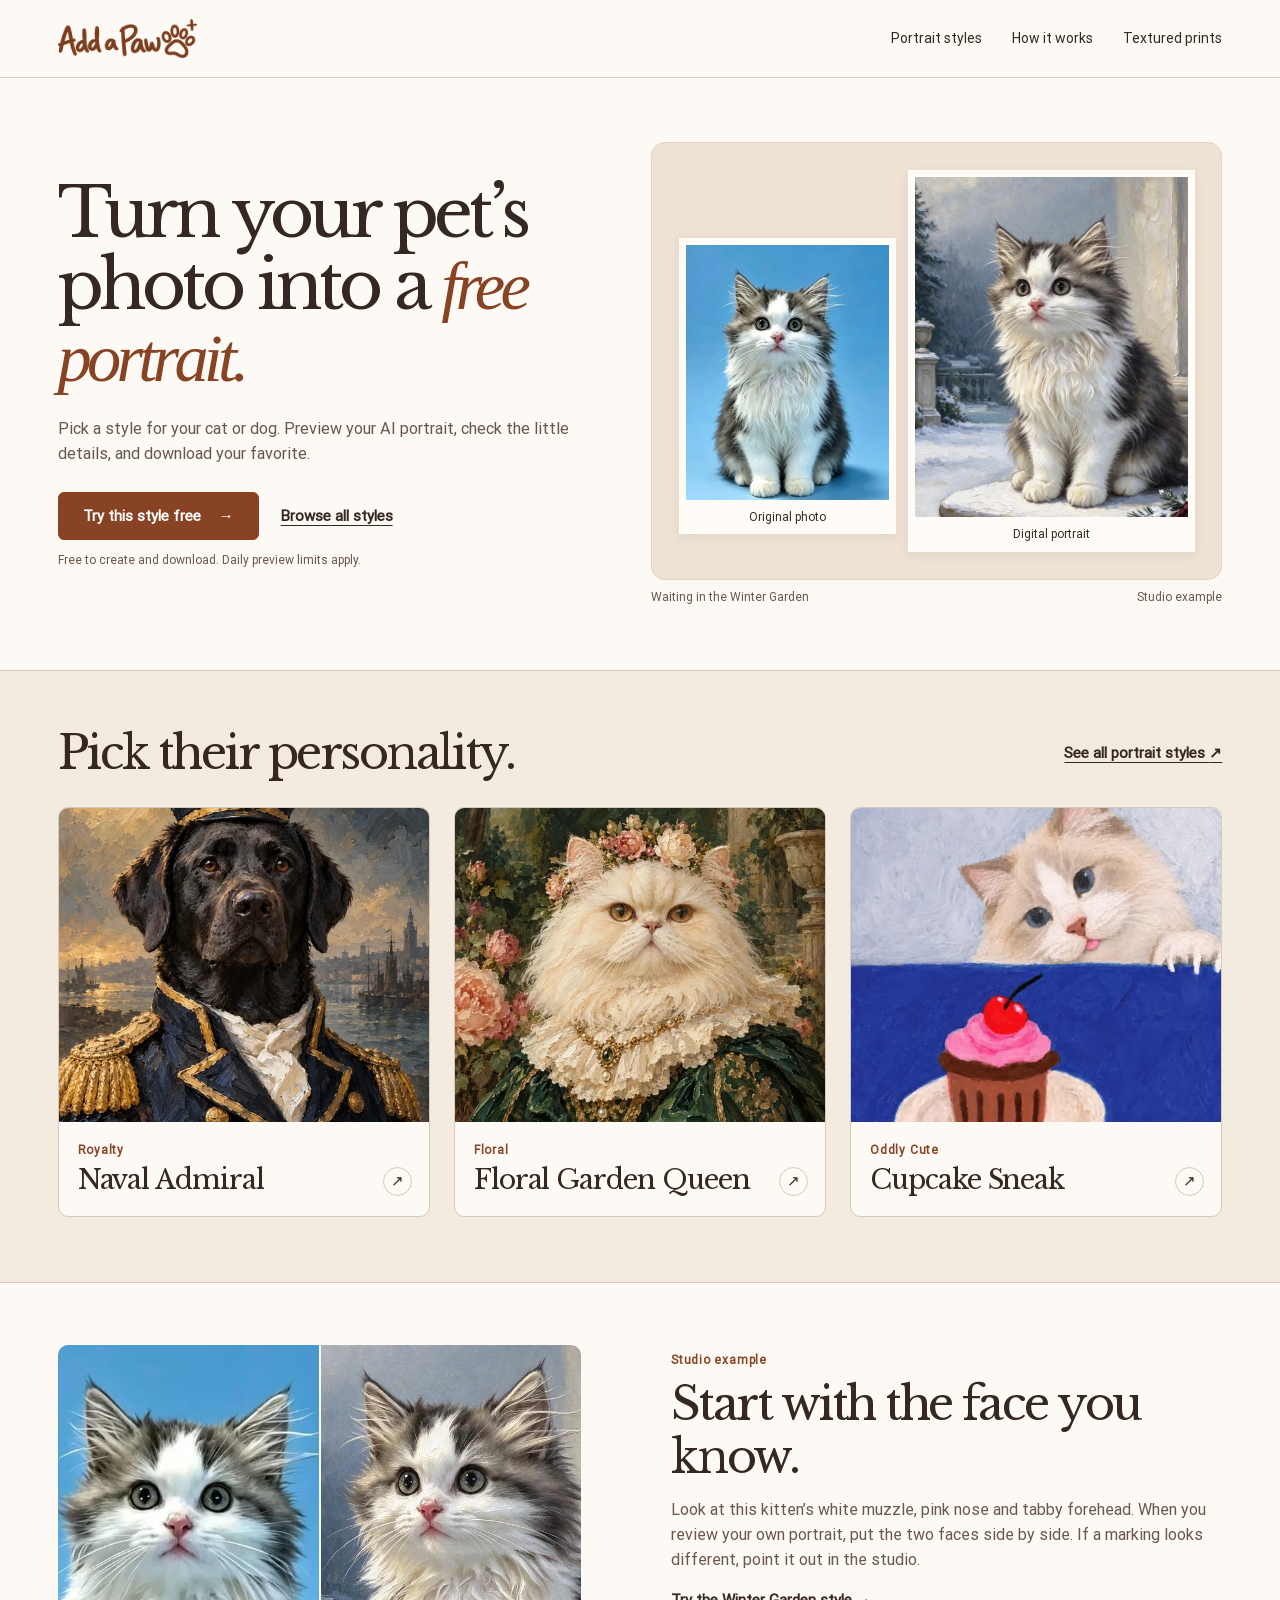
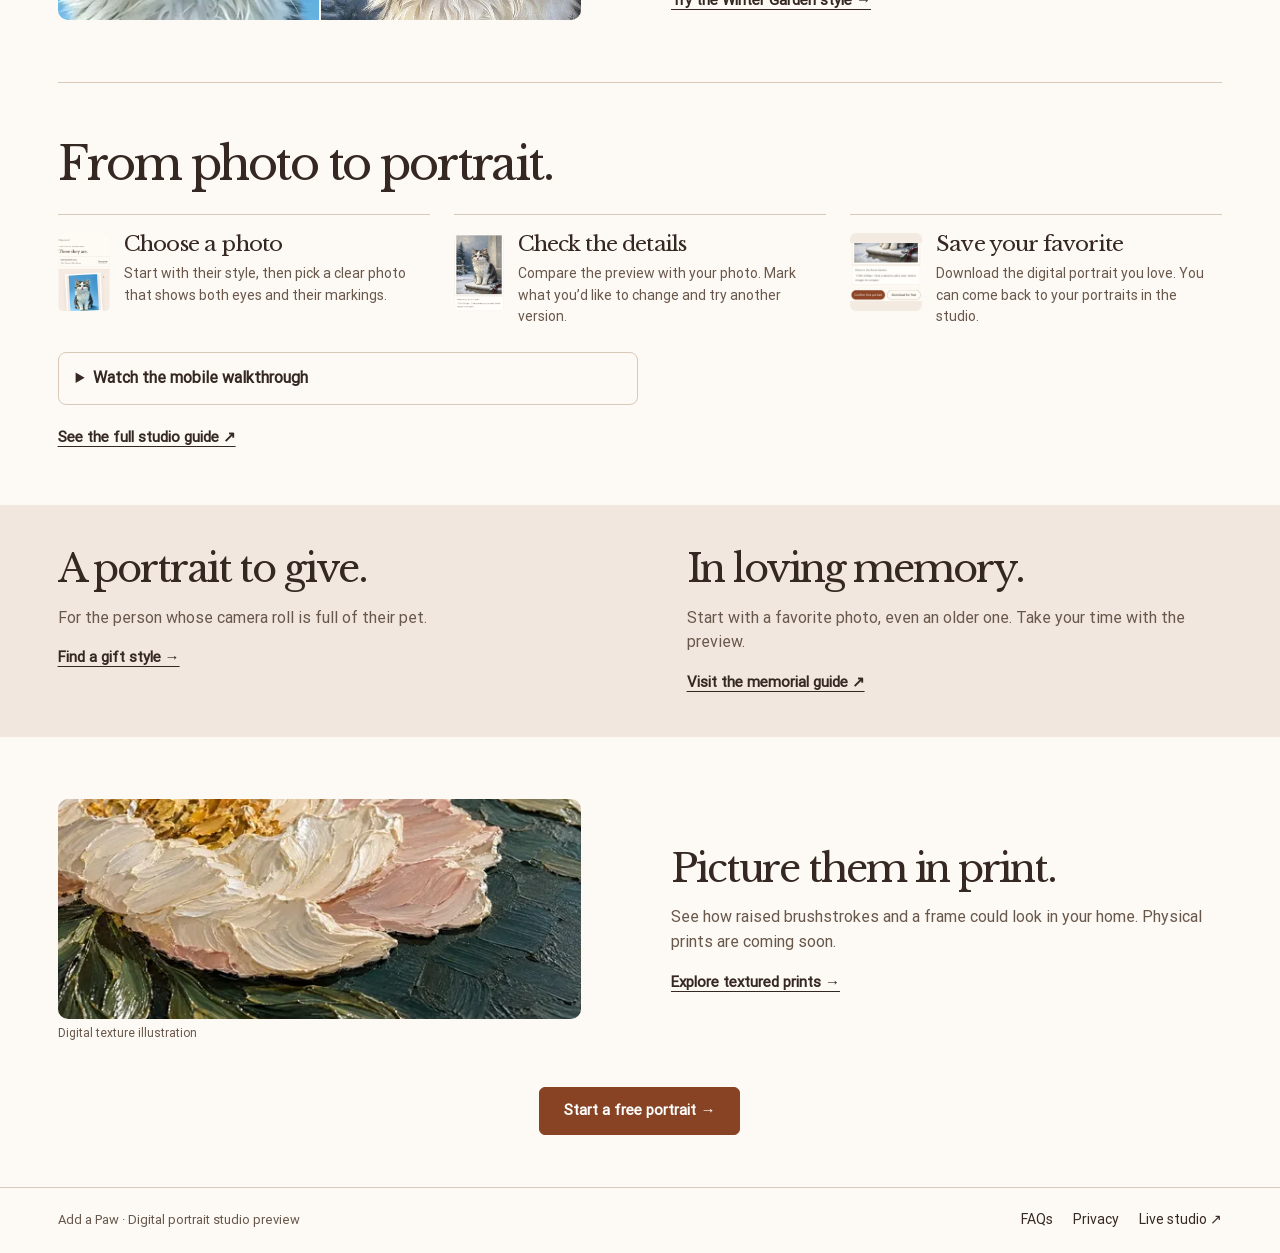
<file: prototype/index.html>
<!doctype html>
<html lang="en">
<head>
  <meta charset="utf-8">
  <meta name="viewport" content="width=device-width, initial-scale=1">
  <meta name="robots" content="noindex,nofollow">
  <meta name="description" content="Choose a look for your cat or dog, check their familiar features, and try a free digital pet portrait with Add a Paw.">
  <title>Free digital pet portraits · Add a Paw</title>
  <link rel="stylesheet" href="site.css">
  <link rel="preload" as="image" href="assets/kitten-portrait.webp">
</head>
<body>
<a class="skip" href="#main">Skip to content</a>
<header class="top"><div class="wrap nav">
  <a class="brand" href="index.html" aria-label="Add a Paw home"><img src="assets/wordmark.webp" alt="Add a Paw"></a>
  <nav aria-label="Main"><a href="#styles">Portrait styles</a><a class="wide" href="#how">How it works</a><a href="craft.html">Textured prints</a></nav>
</div></header>
<main id="main">
  <section class="wrap hero" aria-labelledby="hero-title">
    <div class="headline">
      <h1 id="hero-title">Turn your pet’s photo into a <em>free portrait.</em></h1>
      <p class="intro">Pick a style for your cat or dog. Preview your AI portrait, check the little details, and download your favorite.</p>
    </div>
    <figure class="hero-story">
      <div class="pair">
        <figure class="source-card"><img src="assets/kitten-photo.webp" width="640" height="800" alt="Gray and white kitten with a white stripe above its pink nose"><figcaption>Original photo</figcaption></figure>
        <figure class="art-card"><img src="assets/kitten-portrait.webp" width="640" height="800" fetchpriority="high" alt="Generated Winter Garden portrait showing the same kitten’s white muzzle and striped forehead"><figcaption>Digital portrait</figcaption></figure>
      </div>
      <figcaption class="pair-note">Waiting in the Winter Garden <span>Studio example</span></figcaption>
    </figure>
    <div class="hero-actions">
      <div class="actions"><a class="btn" data-entry="hero" href="studio.html?intent=free&amp;style=classical-festive-winter-snow">Try this style free <span aria-hidden="true">→</span></a><a class="textlink" href="styles.html">Browse all styles</a></div>
      <p class="fine">Free to create and download. Daily preview limits apply.</p>
    </div>
  </section>
  <section id="styles" class="style-section"><div class="wrap">
    <div class="section-head"><h2>Pick their personality.</h2><a class="textlink" href="styles.html">See all portrait styles <span aria-hidden="true">↗</span></a></div>
    <div class="cards">
      <a class="style-card" data-entry="style-card" href="studio.html?intent=free&amp;style=F05"><img src="assets/naval-admiral.webp" loading="lazy" alt="A dog in a navy admiral’s uniform with gold braid" width="540" height="720"><div><small>Royalty</small><h3>Naval Admiral</h3><span class="go" aria-hidden="true">↗</span></div></a>
      <a class="style-card" data-entry="style-card" href="studio.html?intent=free&amp;style=F08"><img src="assets/floral-garden-queen.webp" loading="lazy" alt="A pet in a floral garden portrait with an ornate flower crown" width="540" height="720"><div><small>Floral</small><h3>Floral Garden Queen</h3><span class="go" aria-hidden="true">↗</span></div></a>
      <a class="style-card" data-entry="style-card" href="studio.html?intent=free&amp;style=oddly-cute-cupcake-sneak"><img src="assets/cupcake-sneak.webp" loading="lazy" alt="A playful illustrated portrait of a pet with a cupcake" width="514" height="720"><div><small>Oddly Cute</small><h3>Cupcake Sneak</h3><span class="go" aria-hidden="true">↗</span></div></a>
    </div>
  </div></section>
  <section class="wrap detail-section" aria-labelledby="details-heading">
    <div class="face-pair" aria-label="Studio example, enlarged detail">
      <img loading="lazy" src="assets/kitten-photo-detail.webp" alt="Detail of the kitten’s forehead and muzzle in the photo">
      <img loading="lazy" src="assets/kitten-portrait-detail.webp" alt="Corresponding markings in the generated studio portrait">
    </div>
    <div><p class="kicker">Studio example</p><h2 id="details-heading">Start with the face you know.</h2><p>Look at this kitten’s white muzzle, pink nose and tabby forehead. When you review your own portrait, put the two faces side by side. If a marking looks different, point it out in the studio.</p><a class="textlink" data-entry="example" href="studio.html?intent=free&amp;style=classical-festive-winter-snow">Try the Winter Garden style →</a></div>
  </section>
  <section id="how" class="wrap flow"><h2>From photo to portrait.</h2>
    <ol class="steps">
      <li><img loading="lazy" src="assets/upload-step.webp" alt="Upload step in the live studio"><div><h3>Choose a photo</h3><p>Start with their style, then pick a clear photo that shows both eyes and their markings.</p></div></li>
      <li><img loading="lazy" src="assets/review-step.webp" alt="Review step in the live studio"><div><h3>Check the details</h3><p>Compare the preview with your photo. Mark what you’d like to change and try another version.</p></div></li>
      <li><img loading="lazy" src="assets/download-step.webp" alt="Download step in the live studio"><div><h3>Save your favorite</h3><p>Download the digital portrait you love. You can come back to your portraits in the studio.</p></div></li>
    </ol>
    <details class="walkthrough"><summary>Watch the mobile walkthrough</summary>
      <video controls muted playsinline preload="none" poster="assets/review-step.webp">
        <source src="assets/portrait-walkthrough.mp4" type="video/mp4">
        <track kind="captions" srclang="en" label="English" src="assets/portrait-walkthrough.en.vtt">
      </video>
      <p class="fine">Actual studio screens. The wait for generation is shortened.</p>
    </details><a class="textlink" href="https://luna.nodesk.tech/how-it-works">See the full studio guide ↗</a>
  </section>
  <section class="lower"><div class="wrap extras">
    <div><h2>A portrait to give.</h2><p>For the person whose camera roll is full of their pet.</p><a class="textlink" href="#styles">Find a gift style →</a></div>
    <div><h2>In loving memory.</h2><p>Start with a favorite photo, even an older one. Take your time with the preview.</p><a class="textlink" href="https://luna.nodesk.tech/in-memory">Visit the memorial guide ↗</a></div>
  </div></section>
  <section class="wrap print-callout"><figure><img src="assets/craft/brushwork.webp" loading="lazy" alt="Illustration of raised texture on a framed pet portrait"><figcaption>Digital texture illustration</figcaption></figure><div><h2>Picture them in print.</h2><p>See how raised brushstrokes and a frame could look in your home. Physical prints are coming soon.</p><a class="textlink" href="craft.html">Explore textured prints →</a></div></section>
  <div class="end-action wrap"><a class="btn" data-entry="footer" href="studio.html?intent=free&amp;style=classical-festive-winter-snow">Start a free portrait →</a></div>
</main>
<footer class="foot"><div class="wrap"><span>Add a Paw · Digital portrait studio preview</span><a href="https://luna.nodesk.tech/faq">FAQs</a><a href="https://luna.nodesk.tech/privacy">Privacy</a><a href="https://luna.nodesk.tech/">Live studio ↗</a></div></footer>
<script src="events.js" defer></script>
</body></html>
</file>
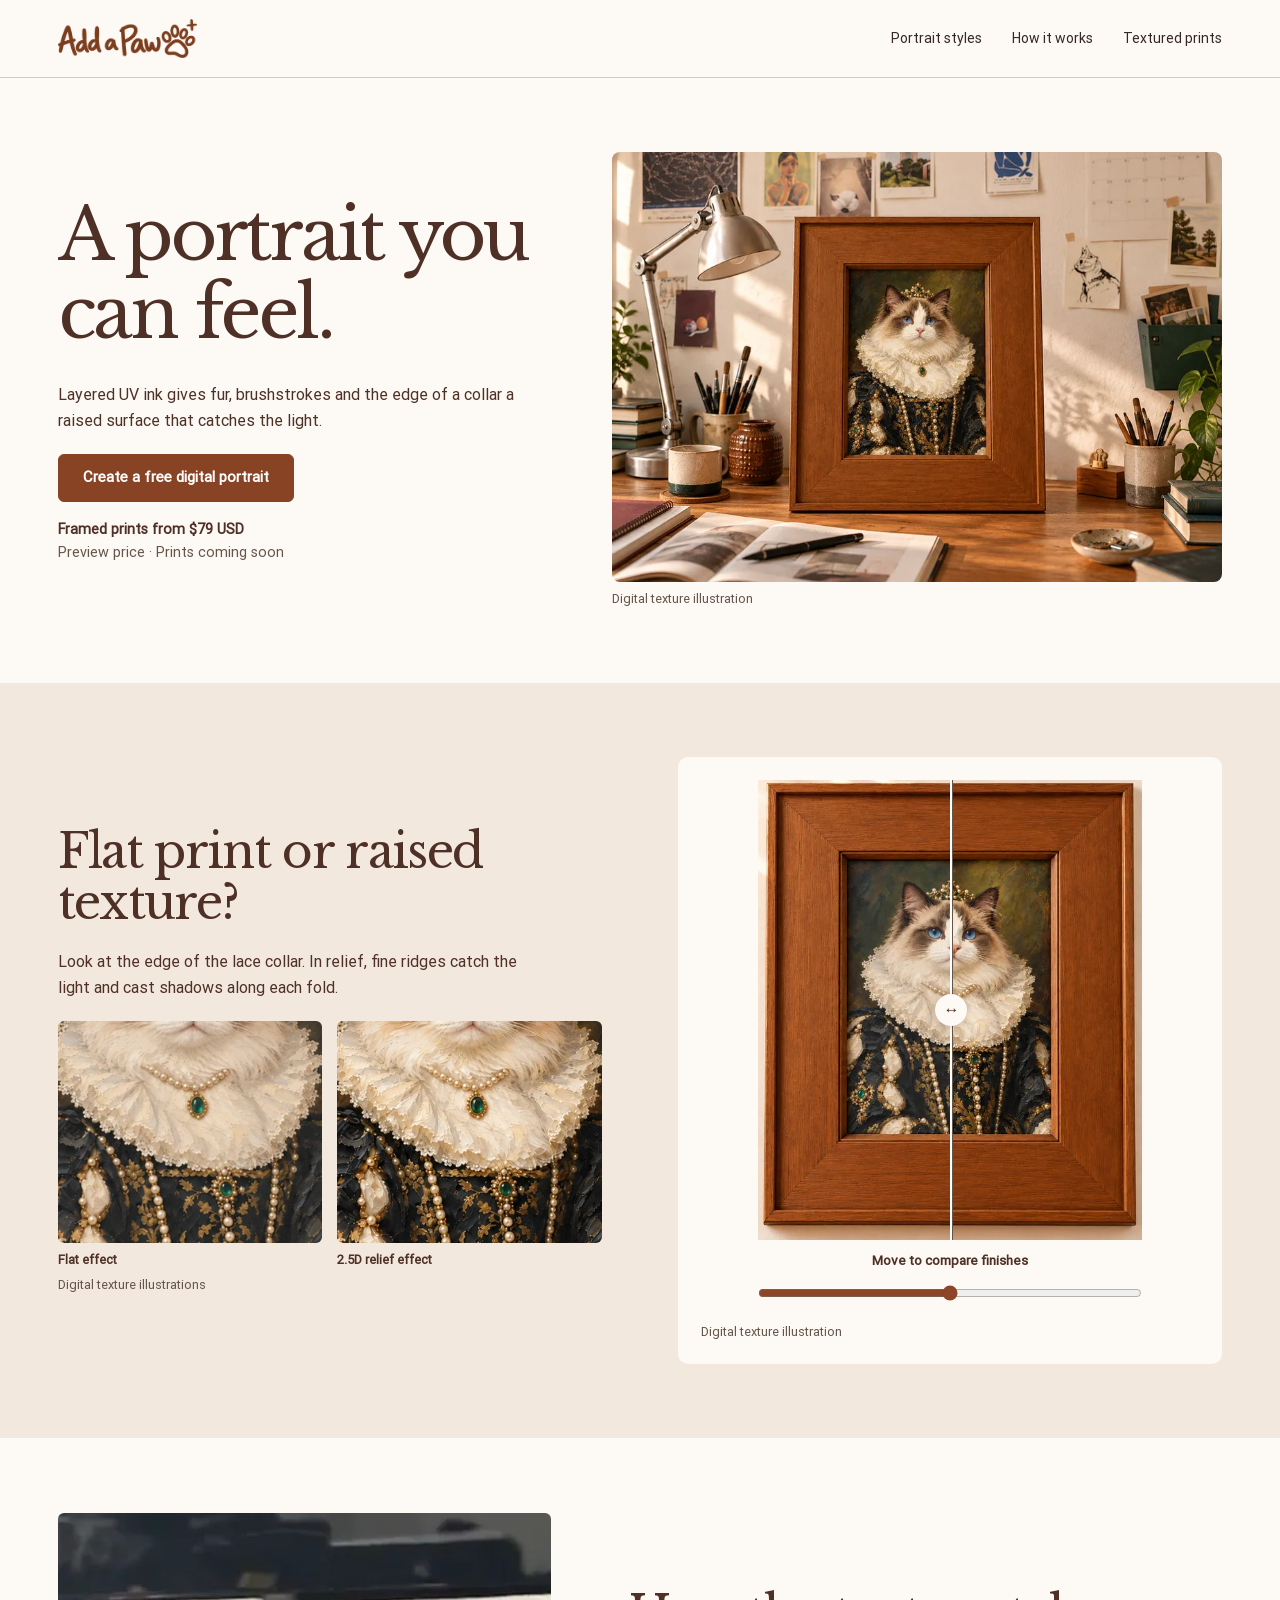
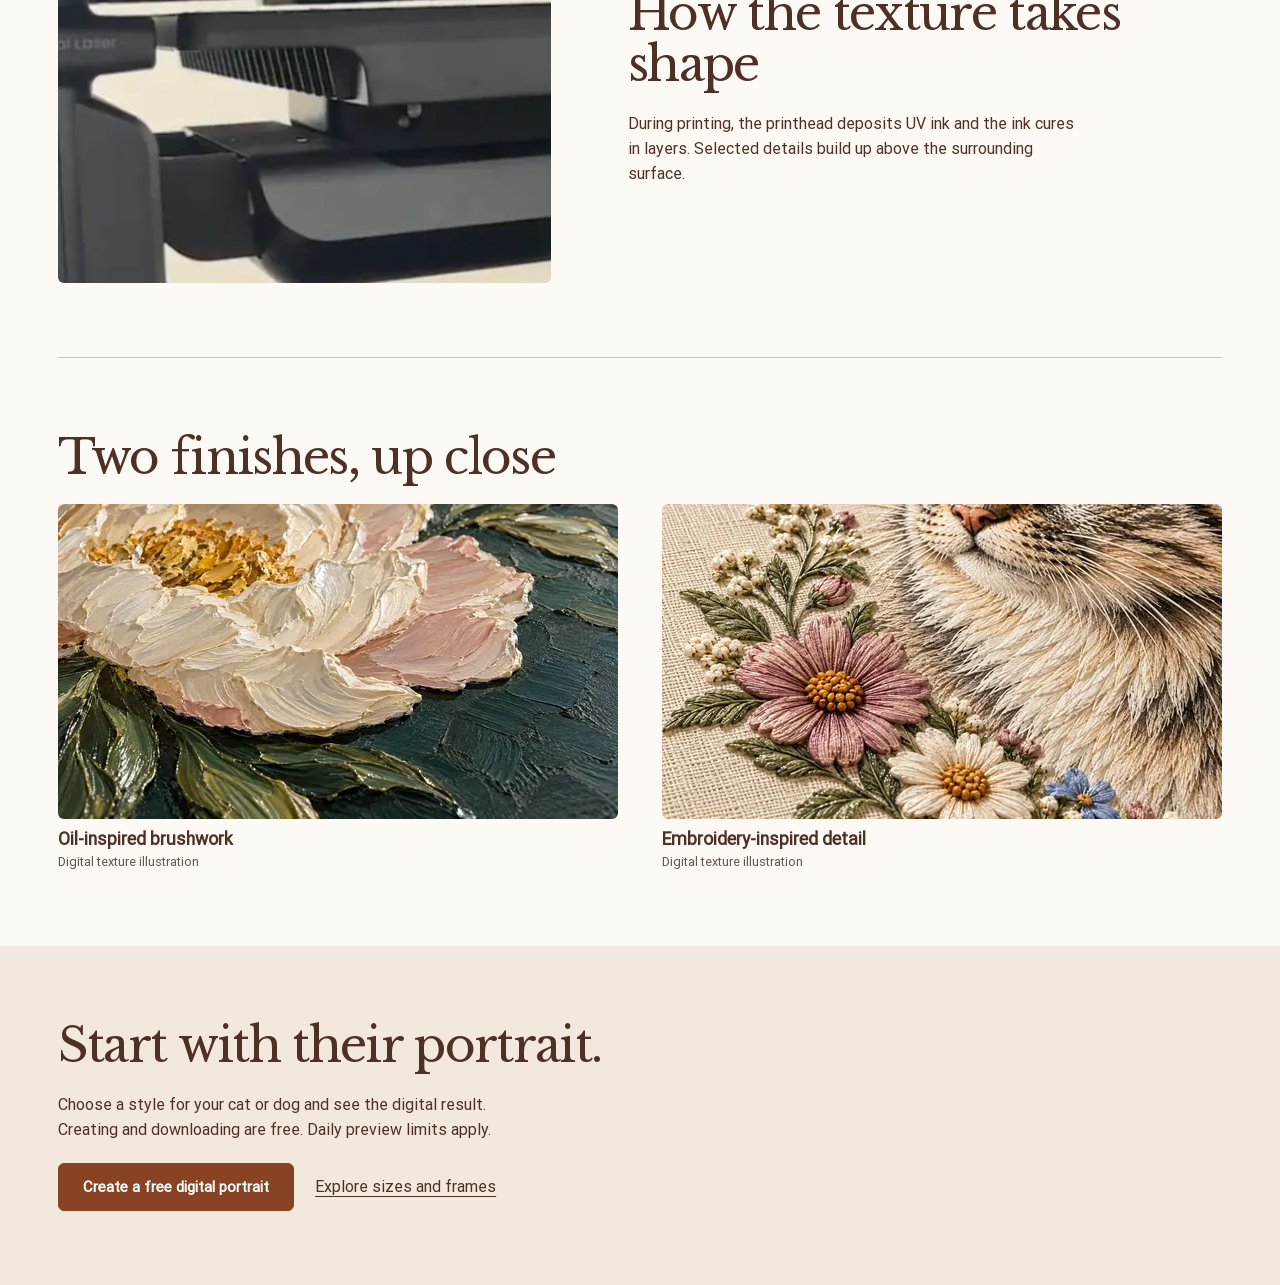
<file: prototype/craft.html>
<!doctype html>
<html lang="en">
<head>
  <meta charset="utf-8">
  <meta name="viewport" content="width=device-width, initial-scale=1">
  <meta name="robots" content="noindex,nofollow">
  <meta name="description" content="Explore illustrated textured print finishes and start your free digital pet portrait.">
  <title>Textured prints · Add a Paw</title>
  <link rel="stylesheet" href="site.css">
  <link rel="stylesheet" href="craft.css">
  <script defer src="craft.js"></script>
  <script src="events.js" defer></script>
</head>
<body>
  <a class="skip" href="#main">Skip to content</a>
  <header class="top"><div class="wrap nav">
    <a class="brand" href="index.html"><img src="assets/wordmark.webp" alt="Add a Paw"></a>
    <nav aria-label="Main navigation">
      <a href="styles.html">Portrait styles</a>
      <a class="wide" href="index.html#how">How it works</a>
      <a href="craft.html" aria-current="page">Textured prints</a>
    </nav>
  </div></header>
  <main id="main" class="craft">
    <section class="craft-intro wrap" aria-labelledby="craft-title">
      <div>
        <h1 id="craft-title">A portrait you can feel.</h1>
        <p>Layered UV ink gives fur, brushstrokes and the edge of a collar a raised surface that catches the light.</p>
        <a class="btn" href="studio.html?intent=free&amp;style=classical-festive-winter-snow">Create a free digital portrait</a>
        <p class="craft-offer"><strong>Framed prints from $79 USD</strong><span>Preview price · Prints coming soon</span></p>
      </div>
      <figure>
        <img class="craft-desk" src="assets/craft/desk.webp" width="880" height="620" alt="Illustrated desk scene with a framed cat portrait in warm afternoon light" fetchpriority="high">
        <figcaption>Digital texture illustration</figcaption>
      </figure>
    </section>

    <section class="craft-compare" aria-labelledby="compare-title"><div class="wrap compare-layout">
      <div class="compare-copy">
        <h2 id="compare-title">Flat print or raised texture?</h2>
        <p>Look at the edge of the lace collar. In relief, fine ridges catch the light and cast shadows along each fold.</p>
        <div class="detail-pair">
          <figure><img src="assets/craft/flat-detail.webp" width="380" height="280" alt="Illustrated lace and pearls with an even flat finish" loading="lazy"><figcaption>Flat effect</figcaption></figure>
          <figure><img src="assets/craft/relief-detail.webp" width="380" height="280" alt="The same lace and pearls with raised highlights and shadows" loading="lazy"><figcaption>2.5D relief effect</figcaption></figure>
        </div>
        <p class="craft-caption">Digital texture illustrations</p>
      </div>
      <figure class="comparison">
        <div class="comparison-stage" id="comparison-stage">
          <img class="finish" src="assets/craft/relief.webp" width="560" height="672" alt="Framed cat portrait with illustrated raised texture" loading="lazy">
          <img class="finish flat-layer" src="assets/craft/flat.webp" width="560" height="672" alt="" loading="lazy">
          <span class="divider" aria-hidden="true"></span>
        </div>
        <div class="control" hidden>
          <label for="finish-split">Move to compare finishes</label>
          <input id="finish-split" type="range" min="0" max="100" step="1" value="50" aria-controls="comparison-stage" aria-valuetext="50% flat effect">
        </div>
        <figcaption>Digital texture illustration</figcaption>
      </figure>
    </div></section>

    <section class="craft-process wrap" aria-labelledby="process-title">
      <figure><img src="assets/craft/print-head.webp" width="480" height="360" alt="Printhead positioned over the print bed" loading="lazy"></figure>
      <div><h2 id="process-title">How the texture takes shape</h2>
      <p>During printing, the printhead deposits UV ink and the ink cures in layers. Selected details build up above the surrounding surface.</p></div>
    </section>

    <section class="craft-styles wrap" aria-labelledby="styles-title">
      <h2 id="styles-title">Two finishes, up close</h2>
      <div class="swatch-pair">
        <figure><img src="assets/craft/brushwork.webp" width="560" height="315" alt="Broad, oil-inspired strokes on a pale flower" loading="lazy"><figcaption><strong>Oil-inspired brushwork</strong><span>Digital texture illustration</span></figcaption></figure>
        <figure><img src="assets/craft/thread.webp" width="560" height="315" alt="Thread-like floral marks around a cat portrait" loading="lazy"><figcaption><strong>Embroidery-inspired detail</strong><span>Digital texture illustration</span></figcaption></figure>
      </div>
    </section>

    <section class="craft-end" aria-labelledby="create-title"><div class="wrap">
      <h2 id="create-title">Start with their portrait.</h2>
      <p>Choose a style for your cat or dog and see the digital result. Creating and downloading are free. Daily preview limits apply.</p>
      <a class="btn" href="studio.html?intent=free&amp;style=classical-festive-winter-snow">Create a free digital portrait</a>
      <a class="craft-size" href="https://luna.nodesk.tech/size-guide">Explore sizes and frames</a>
    </div></section>
  </main>
</body>
</html>
</file>
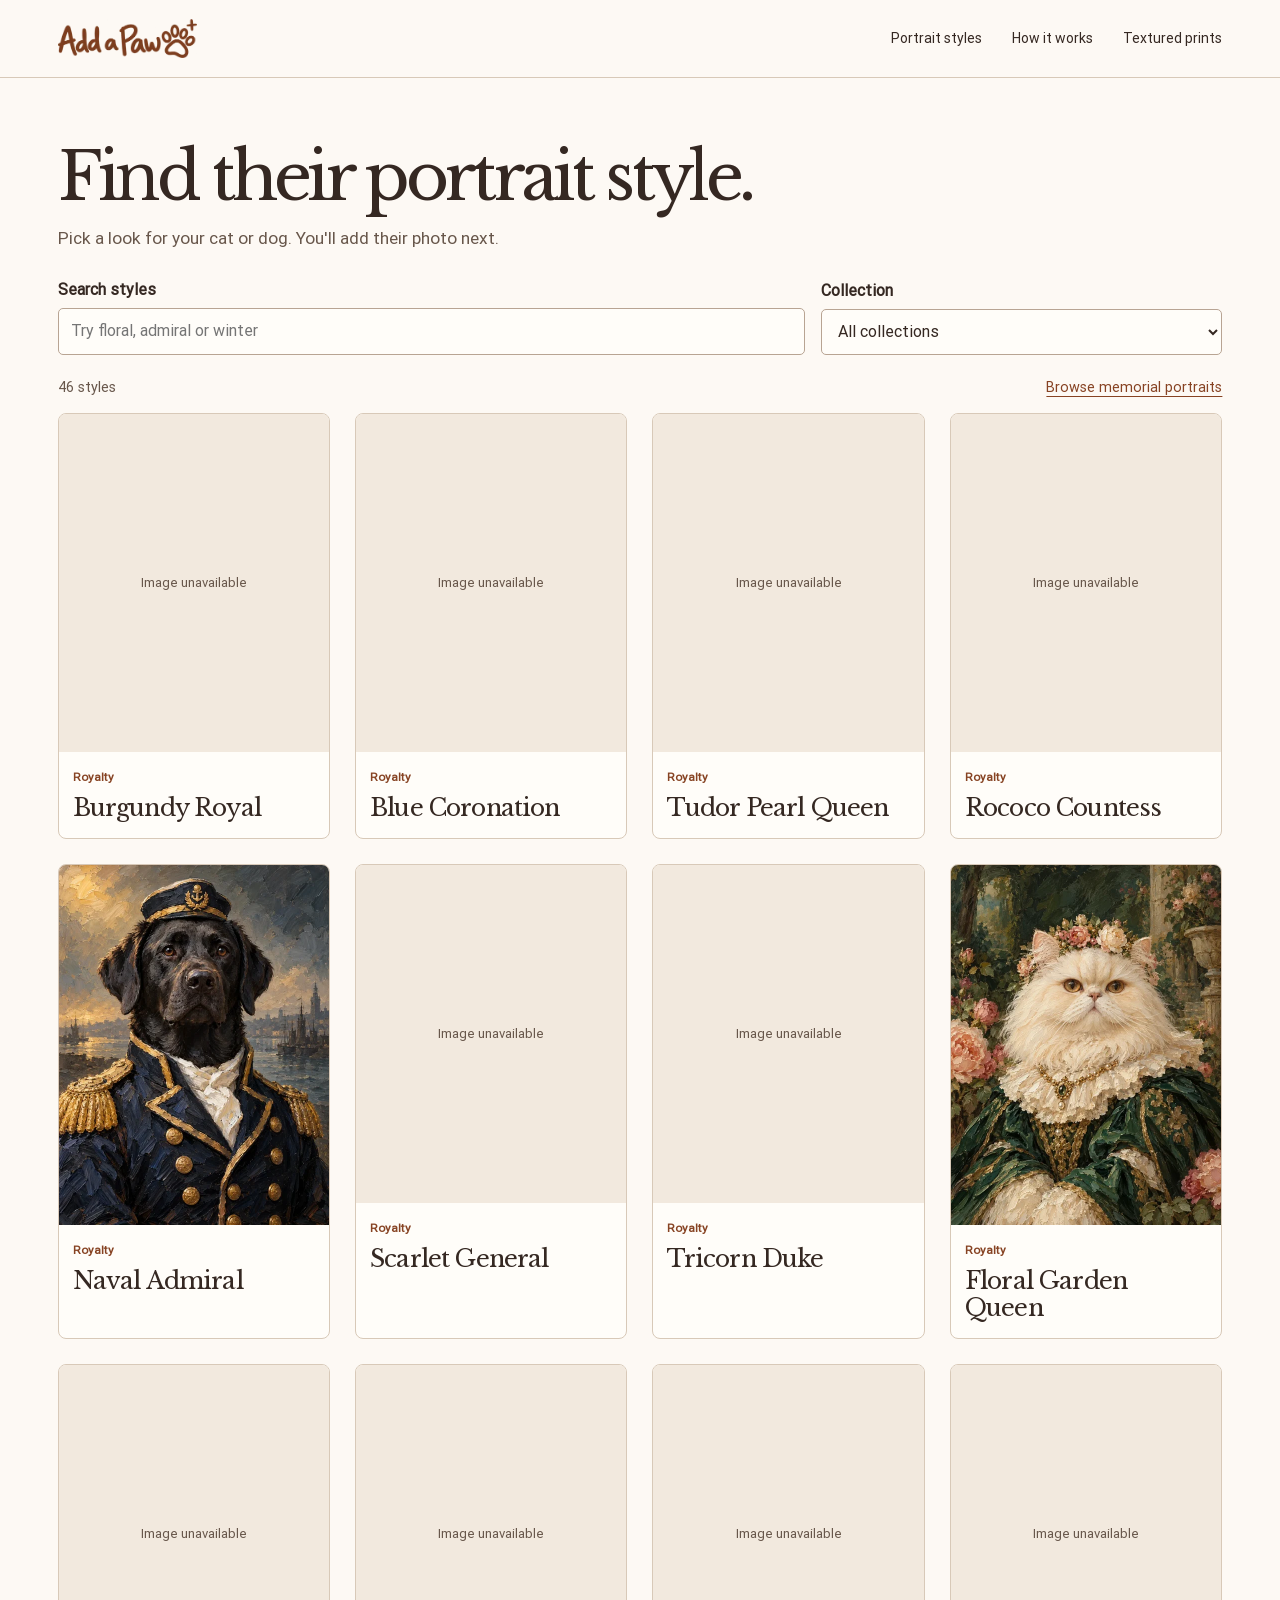
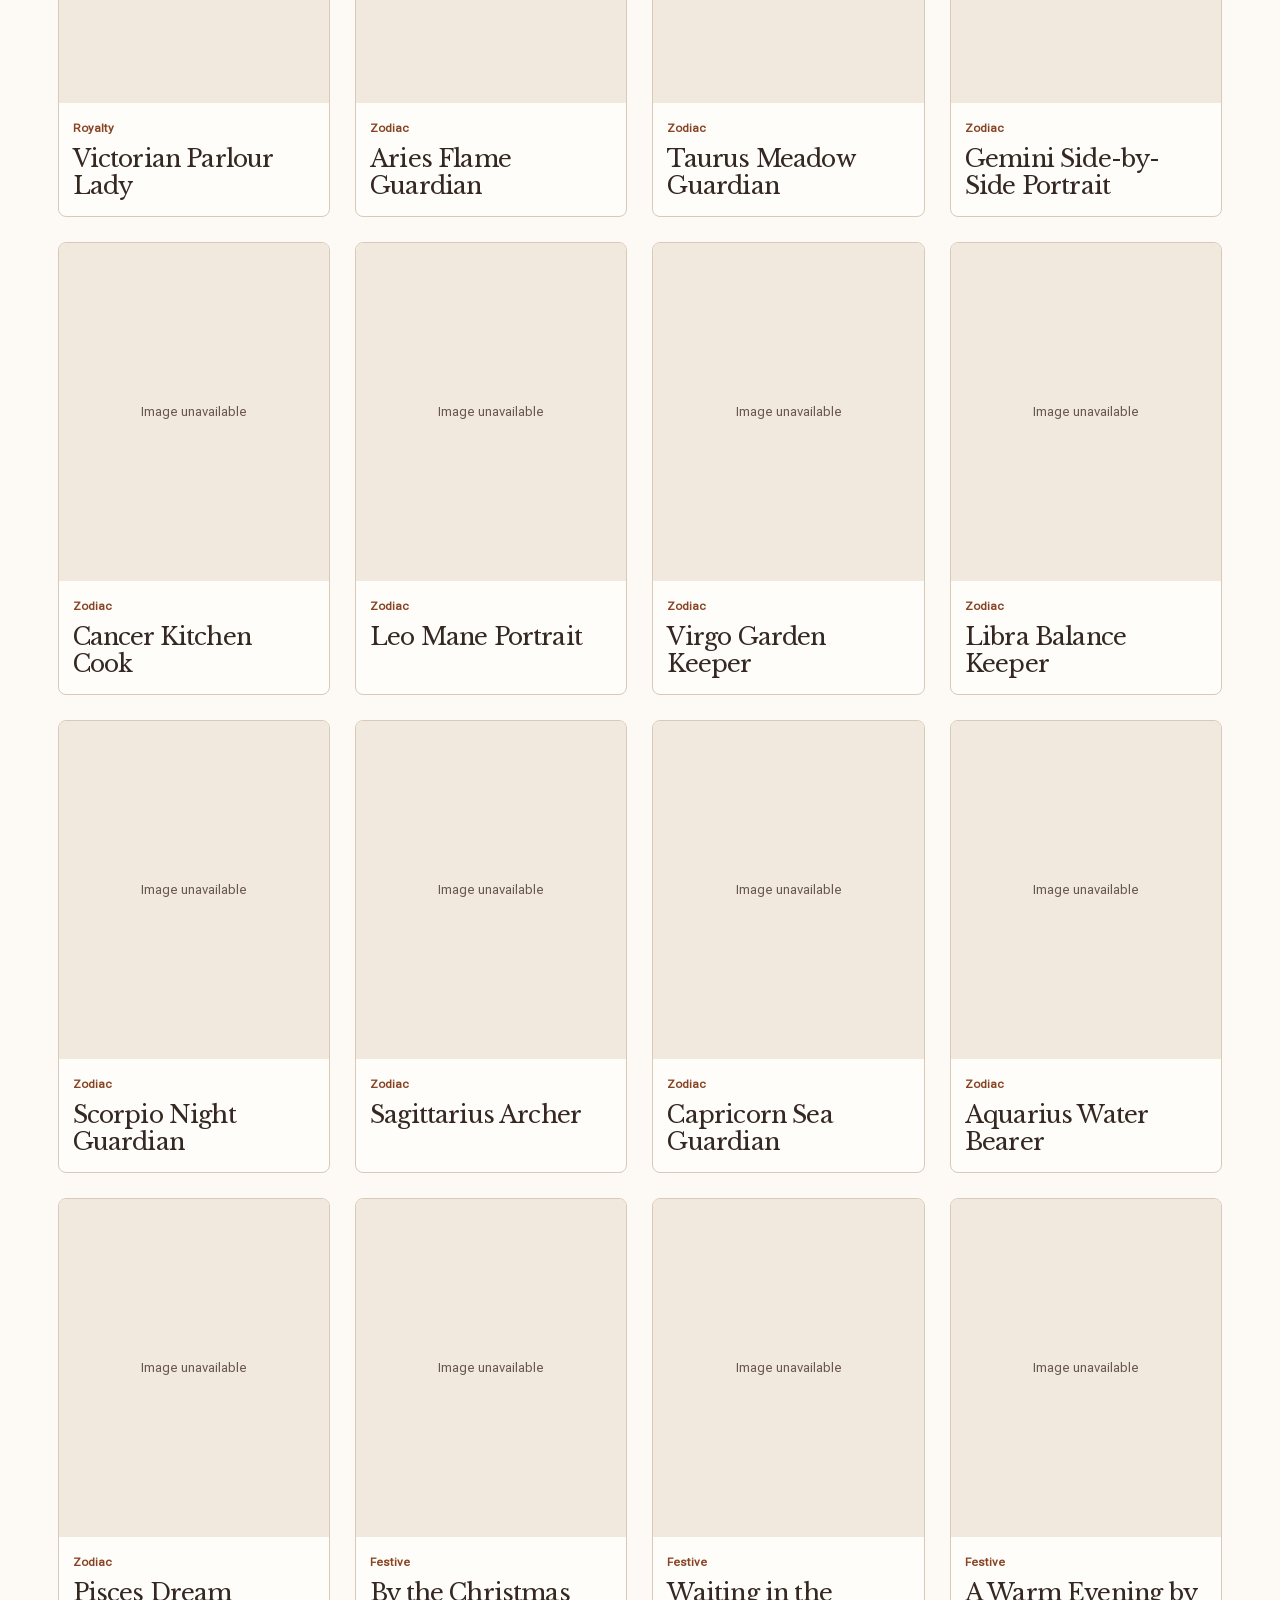
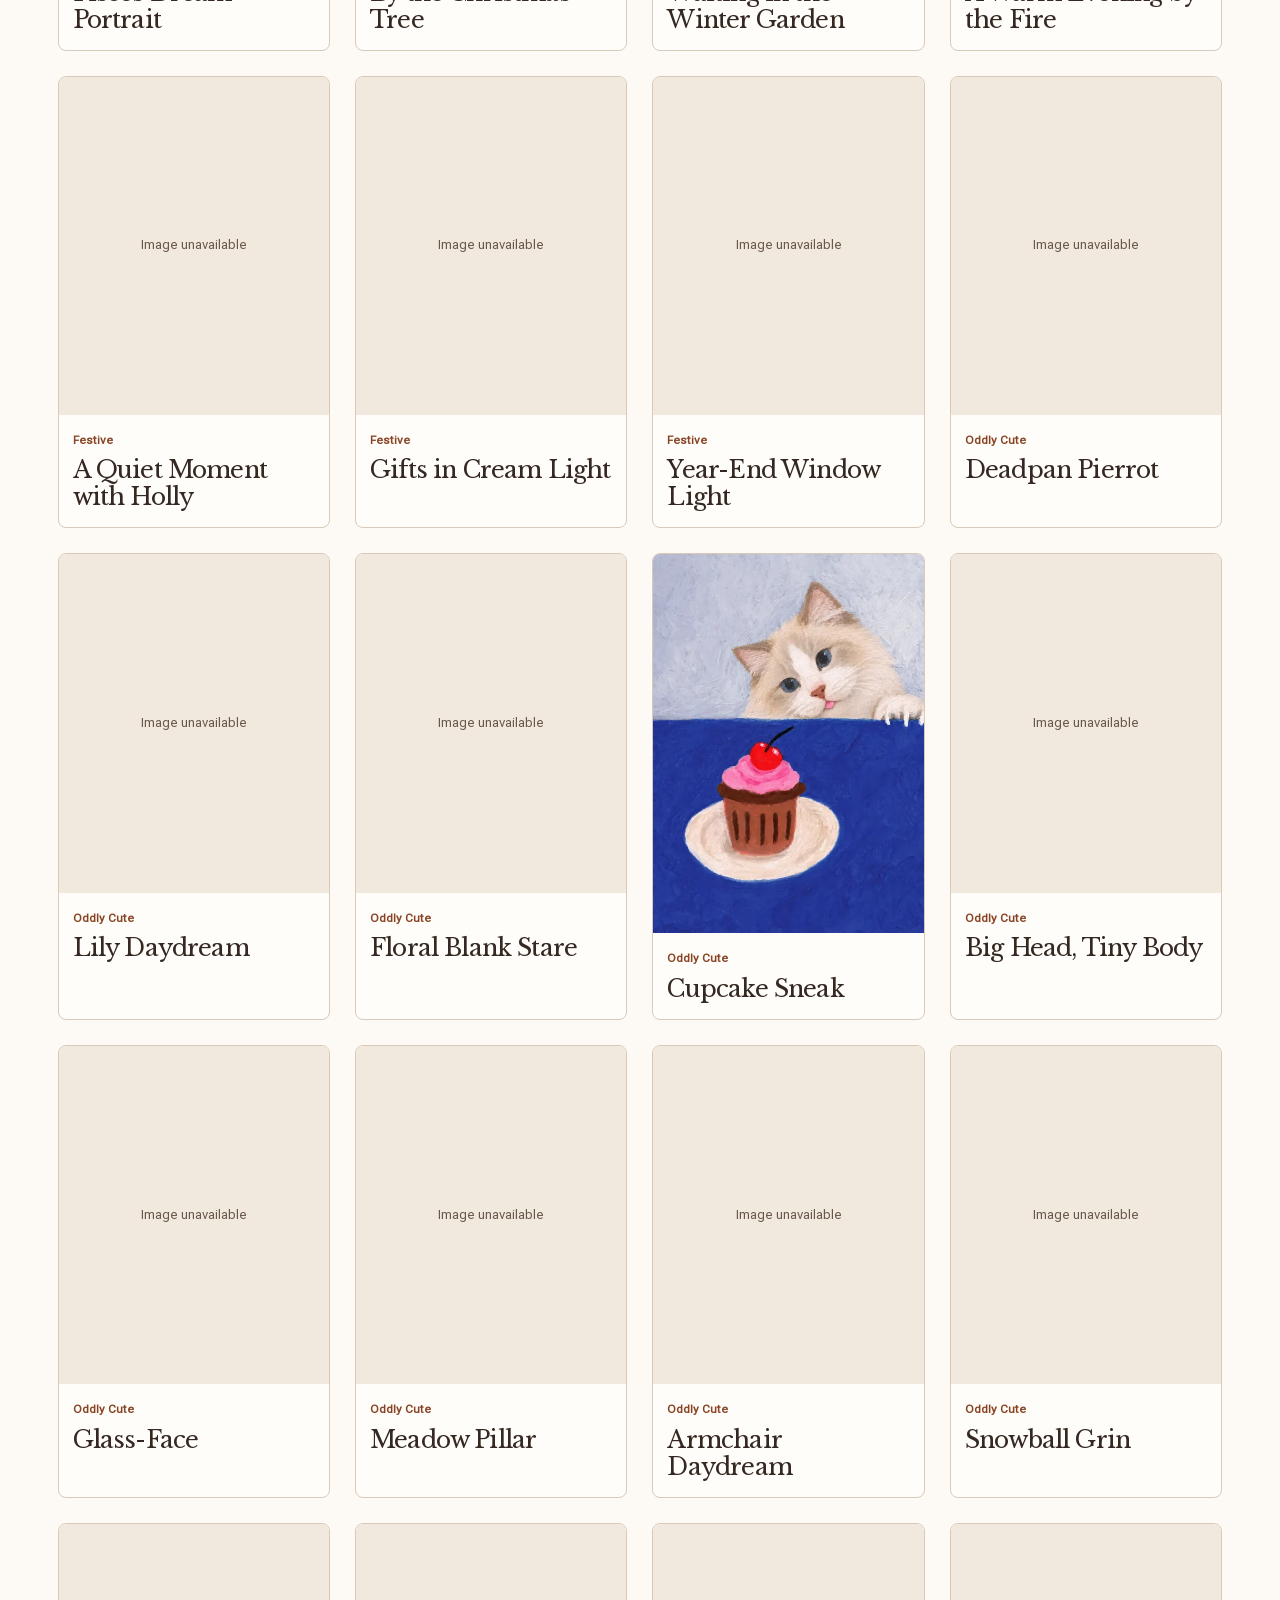
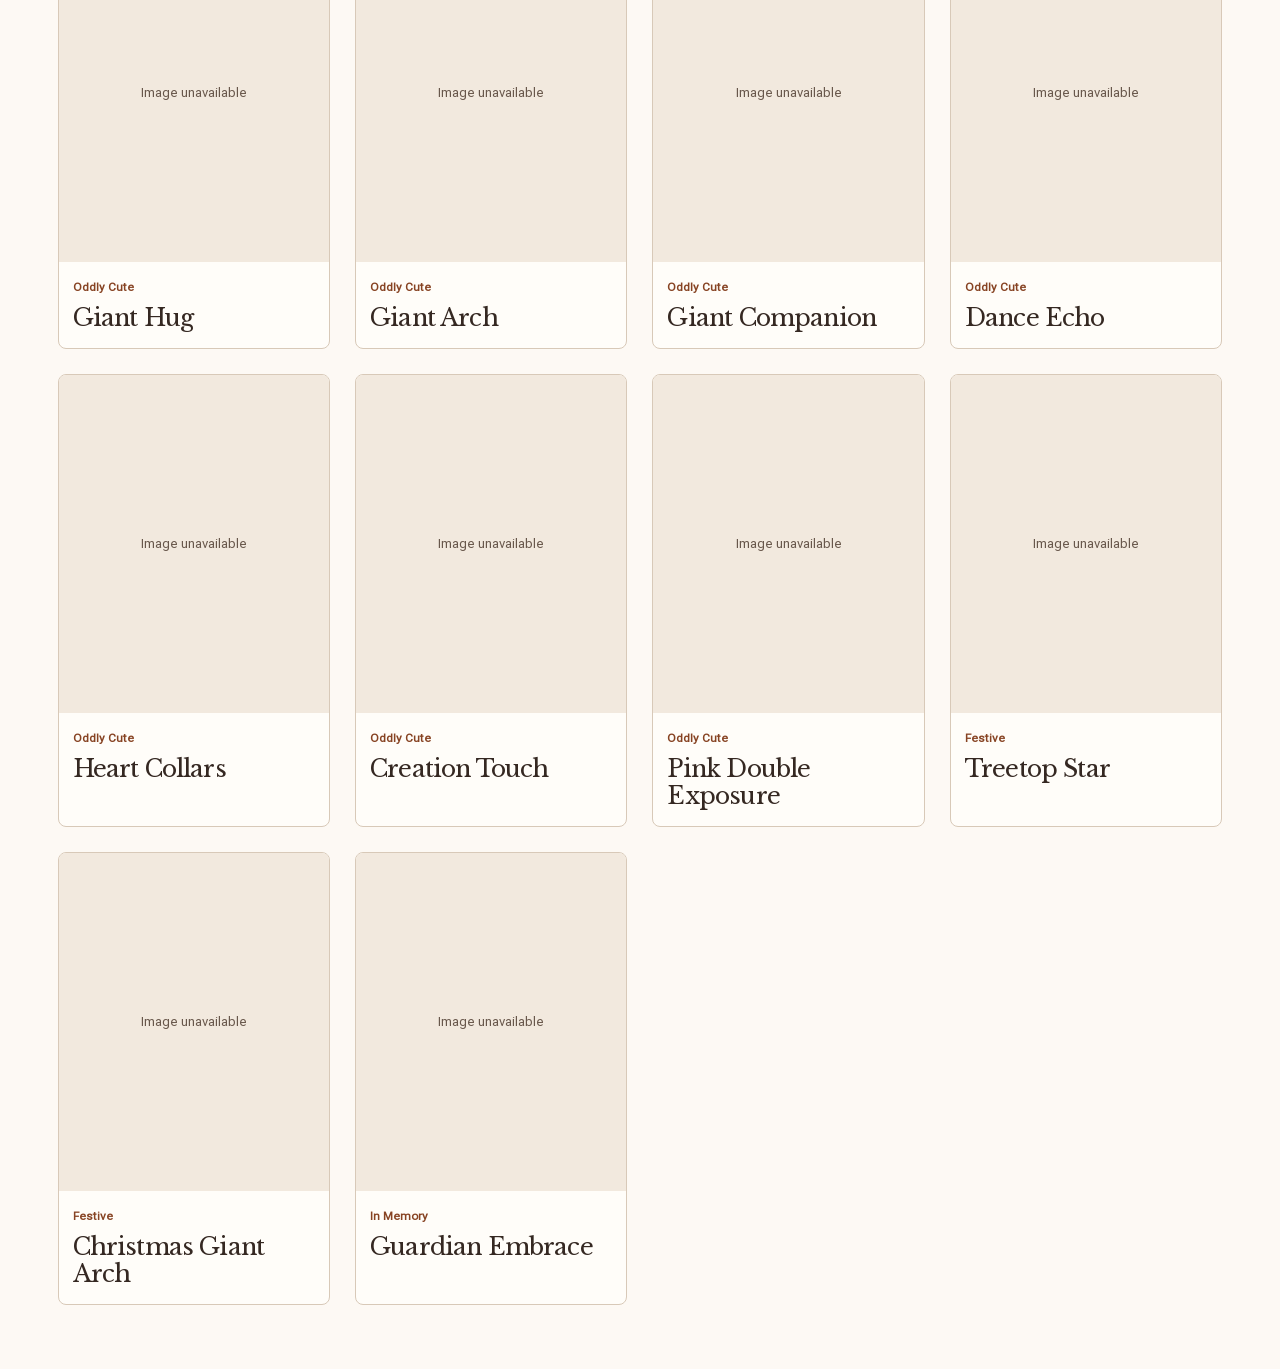
<file: prototype/styles.html>
<!doctype html>
<html lang="en">
<head>
  <meta charset="utf-8">
  <meta name="viewport" content="width=device-width,initial-scale=1">
  <meta name="robots" content="noindex,nofollow">
  <meta name="description" content="Choose a portrait style for your cat or dog and start a free digital preview from your photo.">
  <title>Browse portrait styles · Add a Paw</title>
  <link rel="stylesheet" href="site.css">
  <link rel="stylesheet" href="styles.css">
  <script src="catalog.js" defer></script>
  <script src="styles.js" defer></script>
  <script src="events.js" defer></script>
</head>
<body>
  <a class="skip" href="#main">Skip to content</a>
  <header class="top"><div class="wrap nav">
    <a class="brand" href="index.html"><img src="assets/wordmark.webp" alt="Add a Paw"></a>
    <nav aria-label="Main"><a href="styles.html" aria-current="page">Portrait styles</a><a class="wide" href="index.html#how">How it works</a><a href="craft.html">Textured prints</a></nav>
  </div></header>
  <main class="library wrap" id="main">
    <h1>Find their portrait style.</h1>
    <p class="library-intro">Pick a look for your cat or dog. You'll add their photo next.</p>
    <form id="library-filters" action="styles.html" method="get">
      <div class="library-search"><label for="style-search">Search styles</label><input id="style-search" type="search" name="q" autocomplete="off" placeholder="Try floral, admiral or winter"></div>
      <div class="library-collection"><label for="style-theme">Collection</label>
        <select id="style-theme" name="series"><option value="">All collections</option><option value="royalty">Royalty</option><option value="zodiac">Zodiac</option><option value="oddly-cute">Oddly Cute</option><option value="festive">Festive</option><option value="memory">In Memory</option></select>
      </div>
    </form>
    <div class="library-status"><p id="style-count" role="status"></p><a id="memory-link" href="styles.html?series=memory">Browse memorial portraits</a></div>
    <div class="library-grid" id="library-grid"></div>
    <p class="library-empty" id="library-empty" hidden>No styles match your search. <a href="styles.html" id="clear-filters">Show all styles</a></p>
    <noscript><p><a href="https://luna.nodesk.tech/themes">Browse the full collection on Add a Paw</a></p></noscript>
  </main>
</body>
</html>
</file>
<file: prototype/site.css>
@font-face{font-family:Baskerville;src:url("assets/libre-baskerville-latin-400-normal.woff") format("woff");font-display:swap}
@font-face{font-family:Roboto;src:url("assets/roboto-latin-400-normal.woff") format("woff");font-display:swap}
:root{--paper:#fdf9f4;--ink:#352822;--muted:#68574b;--accent:#874323;--line:#d8c9b8;--wash:#f2e9de;color-scheme:light}
*{box-sizing:border-box}
html{scroll-behavior:smooth;scroll-padding:12px}
body{margin:0;background:var(--paper);color:var(--ink);font:16px/1.55 Roboto,Arial,sans-serif}
img{display:block;max-width:100%}
figure,p,h1,h2,h3,ol{margin:0}
h1,h2,h3{font-family:Baskerville,Georgia,serif;font-weight:400;line-height:1.14}
h2{font-size:clamp(31px,3.6vw,51px);letter-spacing:-.055em}
h3{letter-spacing:-.04em}
a{color:inherit;text-underline-offset:4px}
:focus-visible{outline:3px solid #914d2c;outline-offset:4px}
.skip{position:absolute;top:0;left:12px;transform:translateY(-150%);padding:10px;background:white;z-index:2}
.skip:focus{transform:none}
.wrap{width:min(1192px,calc(100% - clamp(40px,9vw,140px)));margin-inline:auto}
.top{border-bottom:1px solid var(--line)}
.nav,.nav nav,.actions,.section-head,.foot .wrap{display:flex;align-items:center}
.nav{justify-content:space-between;min-height:77px;gap:22px}
.brand img{width:139px;height:55px;object-fit:contain}
.nav nav{gap:30px}
.nav nav a,.foot a{font-size:14px;text-decoration:none}
.nav nav a:hover,.foot a:hover,.textlink:hover{text-decoration:underline}
.btn{display:inline-flex;align-items:center;justify-content:center;gap:18px;background:var(--accent);border:1px solid var(--accent);color:#fff;border-radius:6px;font:600 15px/1.25 Roboto,Arial,sans-serif;min-height:48px;padding:12px 24px;text-decoration:none;cursor:pointer}
.btn:hover{background:#69331b}
.textlink{font-size:15px;font-weight:600;text-decoration:underline;text-decoration-thickness:1px}
.hero{display:grid;grid-template-columns:1fr 1.08fr;column-gap:clamp(25px,5vw,75px);grid-template-areas:"copy art" "buttons art";padding-block:clamp(38px,5vw,77px);align-items:center}
.headline{grid-area:copy;align-self:end}
h1{font-size:clamp(45px,5.35vw,82px);letter-spacing:-.07em;line-height:1.04;max-width:10.6em}
h1 em{color:var(--accent);font-family:Georgia,serif;font-weight:400}
.intro{max-width:32em;margin-top:22px;color:var(--muted);font-size:clamp(16px,1.27vw,19px)}
.hero-actions{grid-area:buttons;align-self:start;margin-top:26px}
.actions{gap:22px;flex-wrap:wrap}
.fine,.pair-note,.print-callout figcaption{color:var(--muted);font-size:12px}
.fine{margin-top:11px}
.hero-story{grid-area:art}
.pair{display:grid;grid-template-columns:.76fr 1fr;align-items:end;gap:12px;padding:clamp(16px,2.1vw,36px);background:#eee2d4;border:1px solid #e1d3c3;border-radius:14px}
.pair figure{background:#fffcf7;padding:7px 7px 0;box-shadow:0 3px 10px #59412c15}
.pair img{width:100%;height:auto;aspect-ratio:4/5;object-fit:cover}
.source-card{margin-bottom:8%}
.pair figcaption{padding:8px 2px;text-align:center;color:var(--ink);font-size:12px}
.pair-note{display:flex;justify-content:space-between;gap:10px;margin-top:8px}
.style-section{background:#f3ebdf;border-block:1px solid var(--line);padding-block:56px 65px}
.section-head{justify-content:space-between;gap:16px;margin-bottom:27px}
.cards,.steps{display:grid;grid-template-columns:repeat(3,minmax(0,1fr));gap:24px}
.style-card{display:block;text-decoration:none;overflow:hidden;background:var(--paper);border:1px solid var(--line);border-radius:10px}
.style-card>img{width:100%;aspect-ratio:1.18;object-fit:cover;object-position:50% 34%;height:auto}
.style-card>div{padding:15px 52px 20px 19px;position:relative}
.style-card small,.kicker{color:var(--accent);font:600 12px/1.4 Roboto,Arial,sans-serif;letter-spacing:.065em}
.style-card h3{font-size:clamp(19px,2.1vw,29px);margin-top:4px}
.go{position:absolute;right:17px;top:48%;height:29px;width:29px;border:1px solid var(--line);border-radius:50%;display:grid;place-items:center;font-size:15px}
.style-card:hover .go{background:var(--accent);color:white}
.detail-section,.print-callout{display:grid;grid-template-columns:.95fr 1fr;gap:clamp(25px,7vw,110px);align-items:center;padding-block:62px}
.face-pair{display:flex;overflow:hidden;gap:2px;border-radius:10px}
.face-pair img{width:calc(50% - 1px);aspect-ratio:.95;object-fit:cover;object-position:50% 40%}
.detail-section h2{margin-top:9px}
.detail-section p:not(.kicker),.print-callout p,.extras p{margin:15px 0;color:var(--muted);max-width:35em}
.flow{border-top:1px solid var(--line);padding-block:55px}
.steps{list-style:none;padding:0;margin:24px 0}
.steps li{border-top:1px solid var(--line);padding:18px 0 0;display:flex;align-items:flex-start;gap:14px}
.steps img{width:72px;height:78px;object-fit:cover;border-radius:6px}
.steps h3{font-size:21px;margin-bottom:6px}
.steps p{color:var(--muted);font-size:14px}
.lower{background:#f2e7df}
.extras{display:grid;grid-template-columns:1fr 1fr;gap:8%;padding-block:42px}
.extras h2,.print-callout h2{font-size:clamp(26px,3vw,40px)}
.print-callout{padding-bottom:44px}
.print-callout img{border-radius:10px;width:100%;height:220px;object-fit:cover}
.print-callout figcaption{margin-top:5px}
.end-action{text-align:center;margin-bottom:52px}
.foot{border-top:1px solid var(--line)}
.foot .wrap{min-height:65px;gap:20px;flex-wrap:wrap;padding-block:18px}
.foot span{margin-right:auto;color:var(--muted);font-size:13px}
@media(max-width:800px){
  .nav{min-height:60px}.brand img{width:109px;height:44px}.nav nav{gap:16px}.nav nav a{font-size:13px}.wide{display:none}
  .hero{grid-template-columns:1fr 1fr;gap:16px;padding-block:33px}
  h1{font-size:43px}.intro{font-size:15px;margin-top:14px}.hero-actions{margin-top:0}
  .cards,.steps{gap:12px}
}
@media(max-width:640px){
  .wrap{width:calc(100% - 36px)}.nav{min-height:54px;gap:8px}.nav nav{gap:12px}.nav nav a{font-size:12px}
  .hero{grid-template-columns:1fr;grid-template-areas:"copy" "art" "buttons";padding-block:23px 30px;gap:14px}
  h1{font-size:clamp(36px,9vw,49px);max-width:12em;line-height:1.07}
  .intro{line-height:1.4;font-size:14px;margin-top:8px}
  .hero-story{width:100%;max-width:380px;justify-self:center}
  .pair{padding:10px 7%;gap:10px;grid-template-columns:.82fr 1fr;border-radius:8px}
  .pair figure{padding:4px 4px 0}.pair img{max-height:168px;object-fit:cover;object-position:center 35%}
  .pair figcaption{padding:4px 0;font-size:11px}.pair-note{font-size:11px;margin-top:3px}
  .btn{min-height:44px;font-size:14px;padding:12px 15px;gap:10px}.actions{gap:17px}
  .textlink{font-size:14px}.fine{font-size:11px;margin-top:7px}
  .style-section,.flow{padding-block:33px}.section-head{align-items:start;flex-direction:column;gap:6px;margin-bottom:16px}
  .cards{grid-template-columns:1fr;gap:12px}.style-card{display:grid;grid-template-columns:37% 1fr;align-items:center}.style-card>img{height:114px;object-position:center 32%}.style-card>div{padding:15px 39px 15px 14px}.style-card h3{font-size:22px}.go{right:8px;width:22px;height:22px}
  .detail-section,.print-callout{grid-template-columns:1fr;gap:18px;padding-block:32px}.face-pair img{height:155px;object-position:center 35%}
  .steps,.extras{grid-template-columns:1fr}.steps li{padding-top:14px}.extras{gap:28px;padding-block:32px}.extras>div+div{border-top:1px solid var(--line);padding-top:24px}
  .foot .wrap{gap:13px}.foot span{flex-basis:100%}.print-callout img{height:170px}.end-action{margin-bottom:32px}
}
@media(prefers-reduced-motion:reduce){html{scroll-behavior:auto}}
.walkthrough{margin:0 0 20px;max-width:580px;padding:13px 17px;border:1px solid var(--line);border-radius:8px}
.walkthrough summary{font-weight:600;cursor:pointer}
.walkthrough video{display:block;margin:15px auto 0;width:100%;max-height:460px;background:#2e2824}
.steps img{object-fit:contain;background:#f3ebe1}
</file>
<file: prototype/craft.css>
.craft { --cream: #fdf9f4; --pale: #f2e8de; --text: #4f3026; color: var(--text); }
.craft section { padding-block: clamp(2.6rem, 5.8vw, 5.8rem); }
.craft figure { margin: 0; min-width: 0; }
.craft img { display: block; width: 100%; height: auto; }
.craft h1, .craft h2 { margin: 0 0 .44em; line-height: 1.08; }
.craft h1 { max-width: 10em; font-size: clamp(2.6rem, 5.6vw, 5.25rem); letter-spacing: -.045em; }
.craft h2 { font-size: clamp(2rem, 3.7vw, 3.55rem); letter-spacing: -.035em; }
.craft p { line-height: 1.58; max-width: 51ch; margin: 0 0 1.3em; }
.craft figcaption, .craft .craft-caption { font-size: .8rem; color: #67554b; line-height: 1.45; }
.craft figure > figcaption { padding-top: .5rem; }
.craft-intro, .compare-layout, .craft-process { display: grid; align-items: center; gap: clamp(2rem, 6vw, 6rem); }
.craft-intro { grid-template-columns: .9fr 1.15fr; }
.craft-intro .btn, .craft-end .btn { display: inline-flex; }
.craft .craft-offer { margin: 1.1rem 0 0; font-size: .9rem; }
.craft-offer span { display: block; color: #67554b; }
.craft-desk { border-radius: 8px; }
.craft-compare, .craft-end { background: var(--pale); }
.compare-layout { grid-template-columns: 1fr 1fr; }
.compare-copy { max-width: 36rem; }
.detail-pair, .swatch-pair { display: grid; grid-template-columns: repeat(2, minmax(0, 1fr)); gap: .9rem; }
.detail-pair img, .swatch-pair img, .craft-process img { border-radius: 6px; }
.craft .detail-pair figcaption { font-weight: 700; color: var(--text); }
.craft .craft-caption { margin: .45rem 0 0; }
.comparison { display: grid; justify-items: stretch; background: var(--cream); border-radius: 10px; padding: clamp(.65rem, 2vw, 1.4rem); }
.comparison-stage { position: relative; width: min(100%, 24rem); aspect-ratio: 5 / 6; margin-inline: auto; isolation: isolate; }
.comparison-stage .finish { position: absolute; inset: 0; width: 100%; height: 100%; object-fit: contain; }
.comparison-stage .flat-layer { clip-path: inset(0 calc(100% - var(--split,50%)) 0 0); }
.divider { background: white; border-right: 1px solid #685444; pointer-events: none; width: 3px; position: absolute; left: clamp(0px, var(--split,50%), calc(100% - 3px)); top: 0; bottom: 0; }
.control { margin: .6rem auto 0; width: min(100%, 24rem); }
.control label { display: block; font-size: .85rem; font-weight: 600; text-align: center; }
.control input { display: block; width: 100%; min-height: 44px; margin: 0; accent-color: #8d4527; cursor: ew-resize; }
.control input:focus-visible { outline: 2px solid #8d4527; outline-offset: 2px; }
.craft-process { grid-template-columns: .83fr 1fr; }
.craft-process img { aspect-ratio: 4 / 3; object-fit: cover; }
.craft-styles { border-top: 1px solid #d4c2b7; }
.swatch-pair { gap: clamp(1rem, 3.4vw, 3.5rem); }
.swatch-pair strong { display: block; font-size: 1.1rem; color: var(--text); }
.craft-size { display: inline-flex; min-height: 44px; align-items: center; margin-left: 1.1rem; color: var(--text); }
@media (max-width: 700px) {
  .craft-intro, .compare-layout, .craft-process { grid-template-columns: minmax(0,1fr); gap: 1.5rem; }
  .craft-process figure { order: 1; }
  .craft section { padding-block: 2.5rem; }
  .craft-desk { max-height: 20rem; object-fit: cover; }
  .craft-size { display: flex; width: fit-content; margin: .65rem 0 0; }
}
@media (max-width: 450px) {
  .swatch-pair { grid-template-columns: minmax(0,1fr); }
}
.comparison-stage.is-interactive { cursor: ew-resize; touch-action: pan-y; }
.comparison-stage.is-interactive .divider::after {
  content: "↔"; position: absolute; top: 50%; left: 50%; transform: translate(-50%,-50%);
  width: 2rem; height: 2rem; display: grid; place-items: center; border-radius: 50%;
  background: #fdf9f4; color: #542c1b; box-shadow: 0 2px 8px #4f302635;
}
</file>
<file: prototype/styles.css>
.library { padding-block: clamp(30px, 5vw, 75px); }
.library h1 { font-size: clamp(38px, 5.2vw, 72px); max-width: none; }
.library-intro { margin: 14px 0 26px; color: var(--muted); font-size: 1.08rem; }
#library-filters { display: flex; flex-wrap: wrap; align-items: end; gap: 16px; }
#library-filters label { display: block; font-weight: 600; margin-bottom: 5px; }
.library-search { flex: 2 1 245px; }
.library-collection { flex: 1 1 150px; }
#library-filters input, #library-filters select { font: inherit; width: 100%; padding: 10px 12px; min-height: 46px; border: 1px solid #b8a493; border-radius: 5px; background: #fffdf9; color: var(--ink); }
.library-status { display: flex; justify-content: space-between; flex-wrap: wrap; gap: .5rem; margin: 22px 0 14px; font-size: .9rem; color: var(--muted); }
.library-status a { color: var(--accent); }
.library-grid { display: grid; grid-template-columns: repeat(4, minmax(0,1fr)); gap: clamp(12px, 2vw, 25px); }
.library-card { min-width: 0; border-radius: 8px; overflow: hidden; text-decoration: none; border: 1px solid var(--line); background: #fffdf9; }
.library-card:hover { border-color: var(--accent); }
.library-card:hover h2 { text-decoration: underline; text-decoration-thickness: 1px; }
.library-art { width: 100%; aspect-ratio: 4 / 5; background: var(--wash); display: grid; place-items: center; font-size: .82rem; color: var(--muted); }
.library-art img { width: 100%; height: 100%; object-fit: cover; }
.library-card-copy { padding: 12px 14px 17px; }
.library-card small { color: var(--accent); font: 600 .74rem/1.4 Roboto,Arial,sans-serif; }
.library-card h2 { font-size: clamp(1.1rem, 1.85vw, 1.55rem); letter-spacing: -.035em; margin: 5px 0 0; }
.library-empty { padding: 30px 0; }
@media (max-width: 900px) { .library-grid { grid-template-columns: repeat(3,minmax(0,1fr)); } }
@media (max-width: 615px) {
  .library-grid { grid-template-columns: repeat(2,minmax(0,1fr)); }
  .library-card-copy { padding: 9px 10px 13px; }
}
</file>
